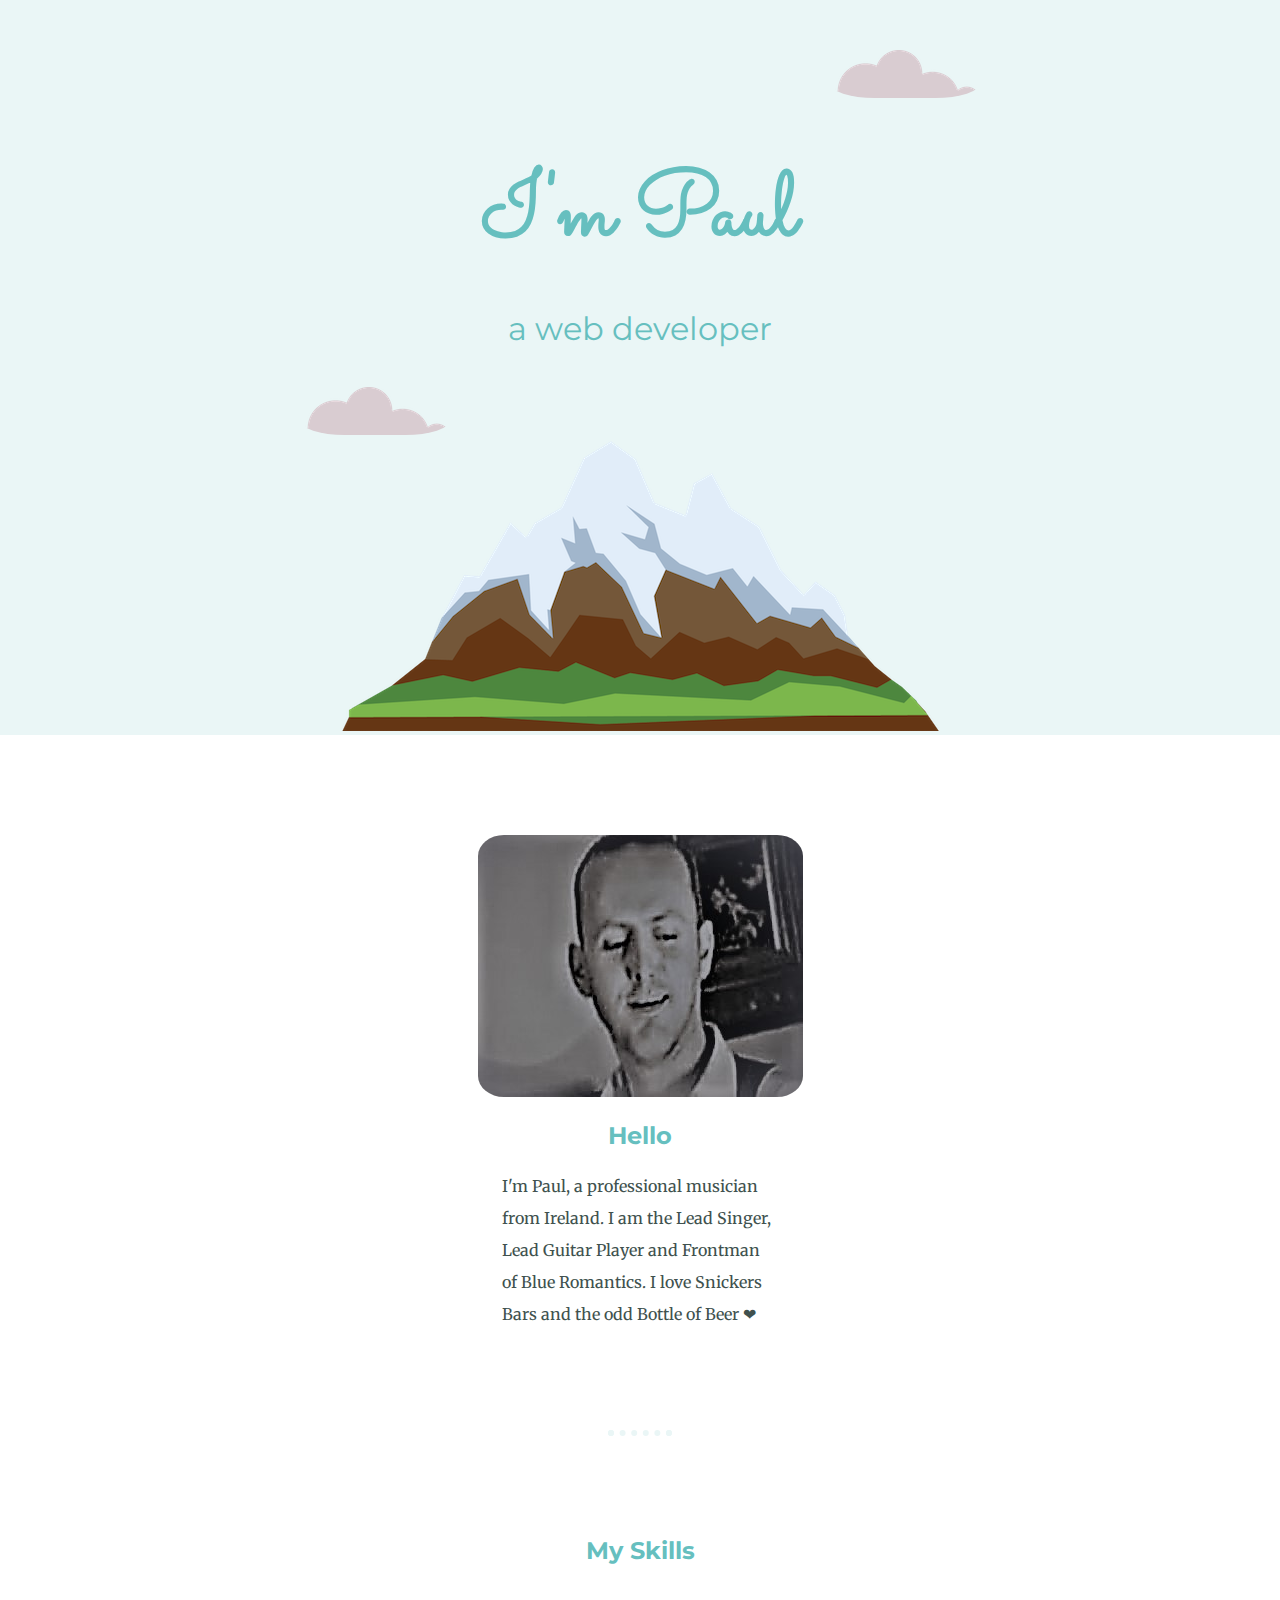
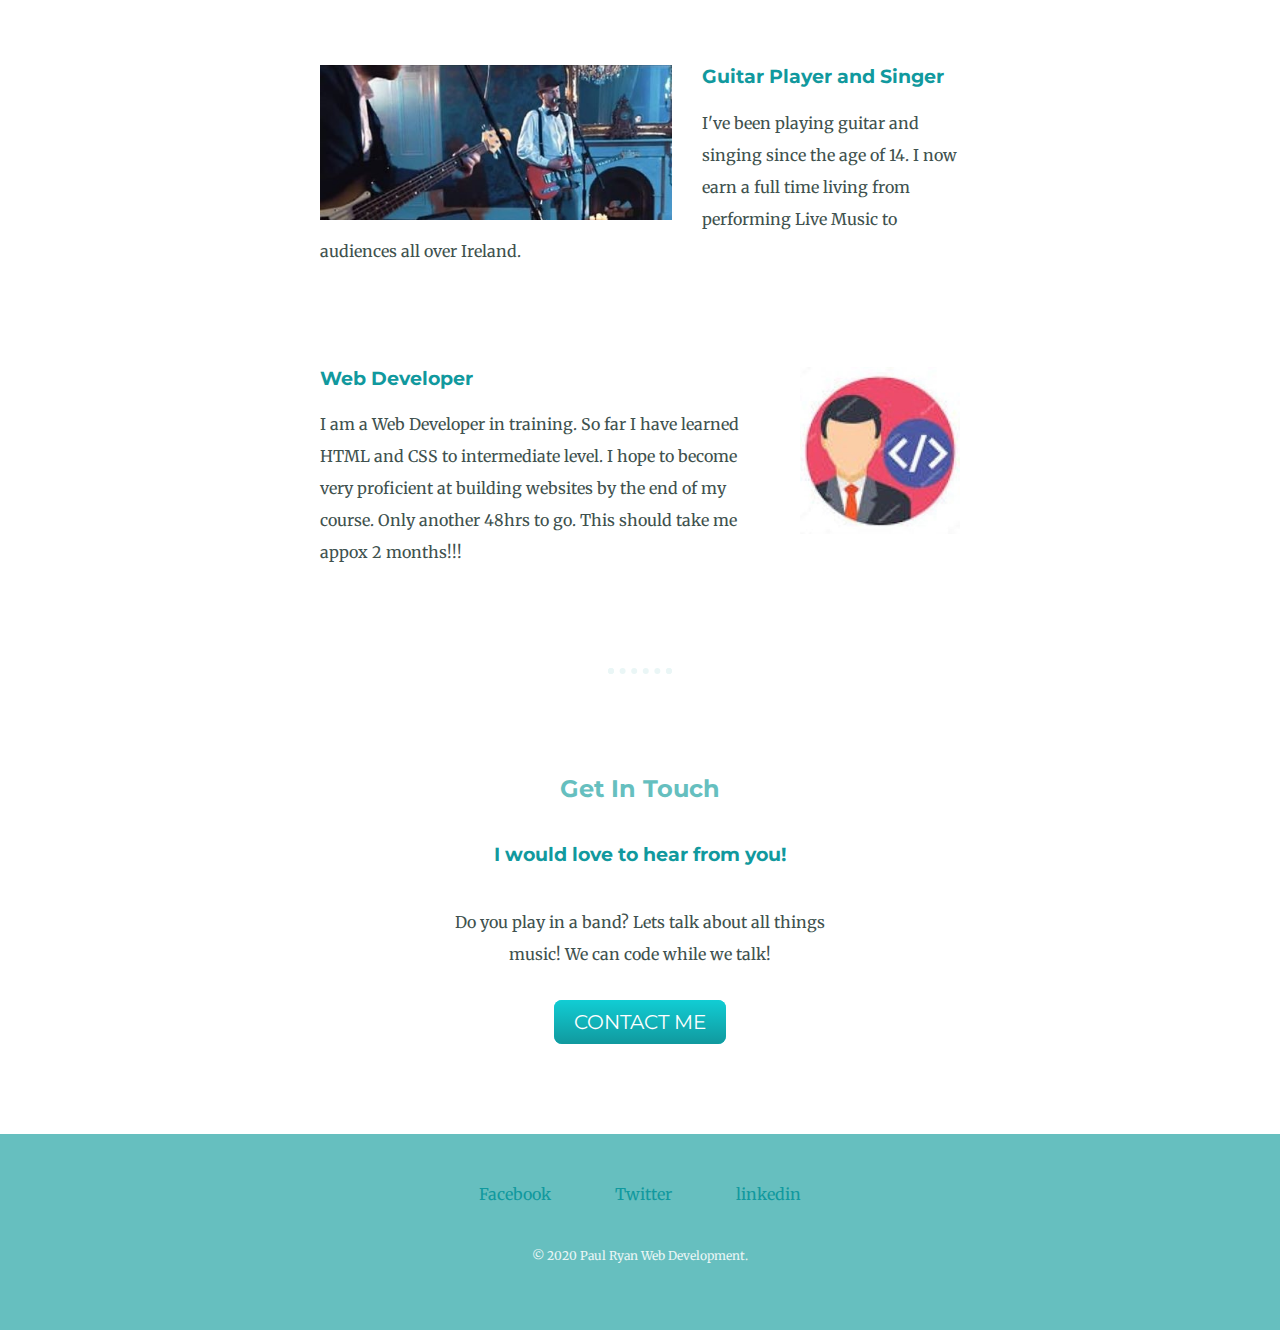
<file: index.html>
<!DOCTYPE html>
<html lang="en" dir="ltr">

<head>
  <meta charset="utf-8">
  <title>Paul Ryan</title>
  <link rel="stylesheet" href="CSS/styles.css">
  <link rel="icon" href="favicon2.ico">
  <link href="https://fonts.googleapis.com/css2?family=Merriweather&family=Montserrat&family=Sacramento&display=swap" rel="stylesheet">
</head>

<body>
  <div class="top-container">
    <img class="cloud-top" src="images/cloud.png" alt="cloud-img">
    <h1>I'm Paul</h1>
    <h2 class="mainH2">a web developer</h2>
    <img class="cloud-bottom" src="images/cloud.png" alt="cloud-img">
    <img class="mountain" src="images/mountain.png" alt="mountain-img">
  </div>
  <div class="middle-container">
    <div class="profile">
      <img class="profilePic"src="images\PaulProfilePic.jpg" alt="Paul Ryan profile pic">
      <h2>Hello</h2>
      <p class="profileDescription">I'm Paul, a professional musician from Ireland. I am the Lead Singer, Lead Guitar Player and Frontman of Blue Romantics. I love Snickers Bars and the odd Bottle of Beer ❤ </p>
    </div>
    <hr>
    <div class="skills">
      <h2>My Skills</h2>
      <div class="skill-row">
        <img class="skill1-img" src="images\Paul-Band-pic.jpg" alt="Paul Ryan playing guitar image">
        <h3>Guitar Player and Singer</h3>
        <p>I've been playing guitar and singing since the age of 14. I now earn a full time living from performing Live Music to audiences all over Ireland.</p>
      </div>
      <div class="skill-row">
        <img class="skill2-img" src="images\WebDeveloperPic.jpg" alt="Web developer skill pic">
        <h3>Web Developer</h3>
        <p>I am a Web Developer in training. So far I have learned HTML and CSS to intermediate level. I hope to become very proficient at building websites by the end of my course. Only another 48hrs to go. This should take me appox 2 months!!!</p>
      </div>
    </div>
    <hr>
    <div class="contact-me">
      <h2>Get In Touch</h2>
      <h3 class="contactH3">I would love to hear from you!</h3>
      <p class="contactMessage">Do you play in a band? Lets talk about all things music! We can code while we talk!</p>
      <a class="btn" href="mailto:pryan1000@hotmail.com">CONTACT ME</a>
    </div>
  </div>


  <div class="bottom-container">
    <a class="footer-link" href="https://www.facebook.com">Facebook</a>
    <a class="footer-link" href="https://twitter.com/">Twitter</a>
    <a class="footer-link" href="https://www.linkedin.com">linkedin</a>
    <p class="CopyrightText">© 2020 Paul Ryan Web Development.</p>
  </div>


</body>

</html>
</file>
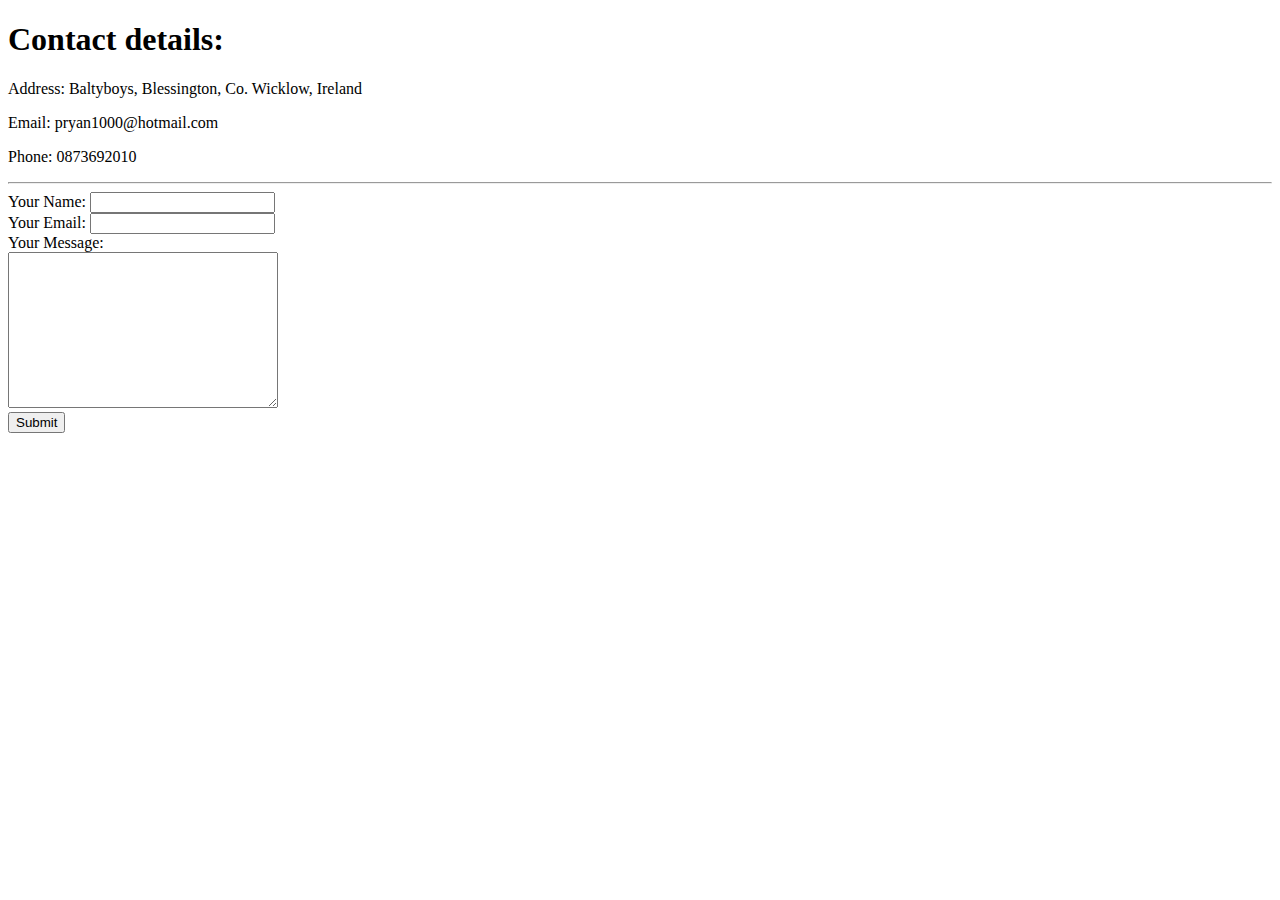
<file: Contact.html>
<!DOCTYPE html>
<html lang="en" dir="ltr">
  <head>
    <meta charset="utf-8">
    <title>🕿 Contact Me</title>
  </head>
  <body>
    <h1>Contact details:</h1>
    <p>Address: Baltyboys, Blessington, Co. Wicklow, Ireland</p>
    <p>Email: pryan1000@hotmail.com</p>
    <p>Phone: 0873692010</p>
<hr>
    <form action="mailto:pryan1000@hotmail.com" method="post" enctype="text/plain">
      <label>Your Name:</label>
      <input type="text" name="YourName"><br>
      <label>Your Email:</label>
      <input type="email" name="YourEmail"><br>
      <label>Your Message:</label><br>
      <textarea name="YourMessage" rows="10" cols=31></textarea><br>
      <input type="submit">

    </form>
  </body>
</html>
</file>
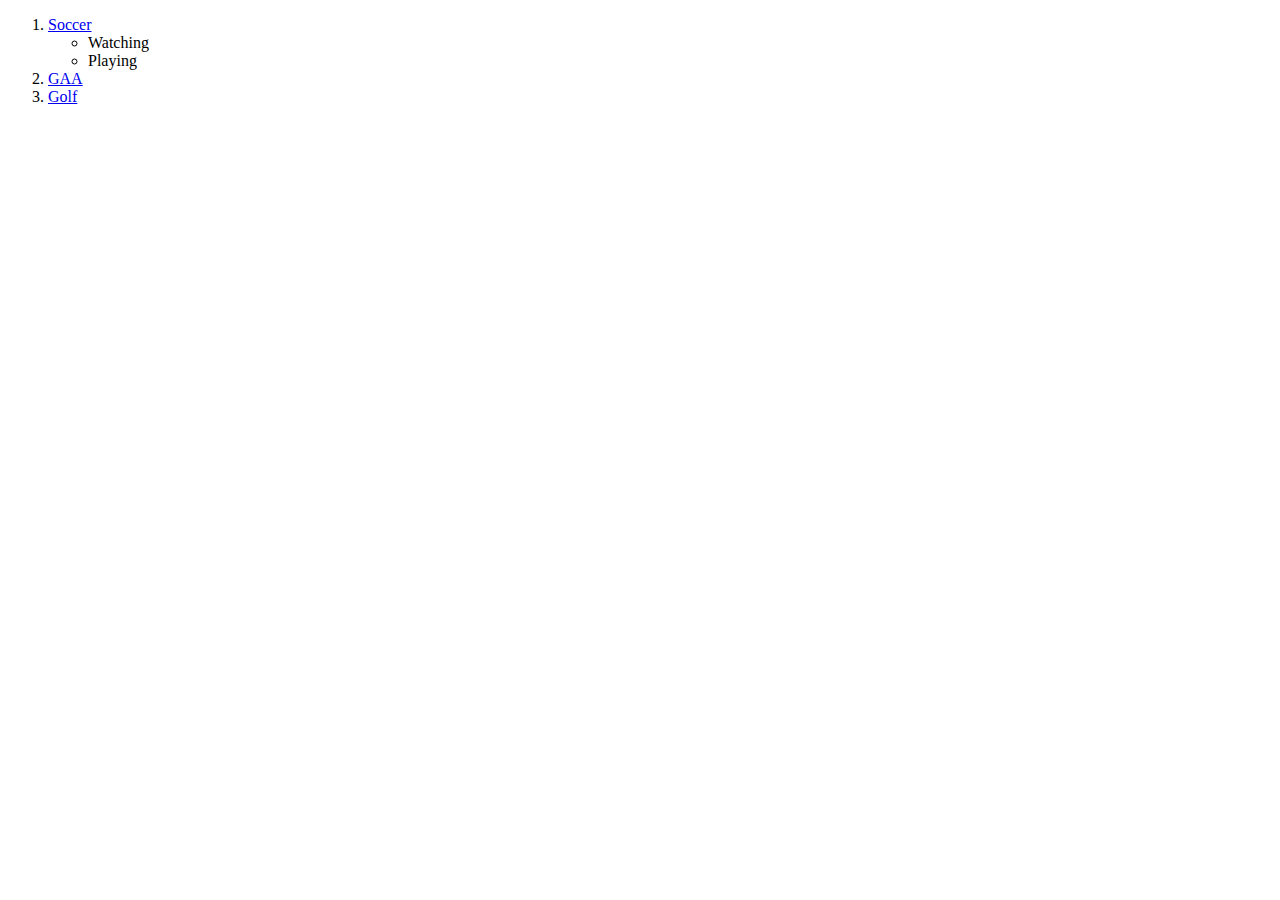
<file: Hobbies.html>
<!DOCTYPE html>
<html lang="en" dir="ltr">

<head>
  <meta charset="utf-8">
  <title>🏈 Hobbies</title>
</head>

<body>
  <ol>
    <!--ordered list-->
    <li><a href="https://www.fai.ie/">Soccer</a></li>
    <ul>
      <!-- nested list-->
      <li>Watching</li>
      <li>Playing</li>
    </ul>
    <li><a href="https://crokepark.ie/">GAA</a></li>
    <li><a href="https://www.pgatour.com/">Golf</a></li>
  </ol>

</body>

</html>
</file>
<file: CSS/styles.css>
/*********colour palette https://colorhunt.co/palette/94114****************/
body {
  text-align: center;
  margin: 0;
  font-family: 'Merriweather', serif;
  color: #40514E;
}

a {
  color: #11999E;
}

h1 {
  position: relative;
  margin: 50px auto 0 auto;
  font-size: 5.625em;
  font-family: 'Sacramento', cursive;
  color: #66BFBF;
  ;
}

h2 {
  font-family: 'Montserrat', sans-serif;
  color: #66BFBF;
}

h3 {
  font-family: 'Montserrat', sans-serif;
  color: #11999E;
}

hr {
  border: dotted #eaf6f6 6px;
  border-bottom: none;
  width: 4%;
  margin: 100px auto;
}

p {
  line-height: 2;
}
.mainH2 {
  font-weight: normal;
  font-size: 2rem;
}

.profileDescription {
  width: 43%;
  margin: auto;
  text-align: left;
}

.top-container {
  background-color: #eaf6f6;
  position: relative;
  padding: 100px;
  padding-bottom: 0;
}

.middle-container {}

.bottom-container {
  margin-top: 100px;
  background-color: #66BFBF;
  padding: 50px;
}

.footer-link {
  margin: 30px;
  text-decoration: none;
}

a:hover {
  color: #eaf6f6;
}

.CopyrightText {
  color: #eaf6f6;
  margin-top: 40px;
  font-size: 75%;
}

.profilePic {
  border-radius: 8%;
}

.cloud-top {
  position: absolute;
  right: 300px;
  top: 50px;
  border-radius: 30%;
}

.cloud-bottom {
  position: absolute;
  left: 300px;
  bottom: 300px;
  border-radius: 30%;
}

.profile {
  width: 50%;
  margin: 100px auto;
}

.skill-row {
  width: 50%;
  margin: 100px auto;
  text-align: left;
}

.skill1-img {
  width: 55%;
  float: left;
  margin-right: 30px;
}

.skill2-img {
  width: 25%;
  float: right;
  margin-left: 30px;
}

.contactMessage {
  width: 30%;
  margin: 40px auto ;
}

.contactH3 {
  margin-top: 40px;
}

.btn {
  background: #11cdd4;
  background-image: -webkit-linear-gradient(top, #11cdd4, #11999e);
  background-image: -moz-linear-gradient(top, #11cdd4, #11999e);
  background-image: -ms-linear-gradient(top, #11cdd4, #11999e);
  background-image: -o-linear-gradient(top, #11cdd4, #11999e);
  background-image: linear-gradient(to bottom, #11cdd4, #11999e);
  -webkit-border-radius: 8;
  -moz-border-radius: 8;
  border-radius: 8px;
  font-family: 'Montserrat', sans-serif;
  color: #ffffff;
  font-size: 20px;
  padding: 10px 20px 10px 20px;
  text-decoration: none;
}

.btn:hover {
  background: #30e3cb;
  background-image: -webkit-linear-gradient(top, #30e3cb, #2bc4ad);
  background-image: -moz-linear-gradient(top, #30e3cb, #2bc4ad);
  background-image: -ms-linear-gradient(top, #30e3cb, #2bc4ad);
  background-image: -o-linear-gradient(top, #30e3cb, #2bc4ad);
  background-image: linear-gradient(to bottom, #30e3cb, #2bc4ad);
  text-decoration: none;
}
</file>
